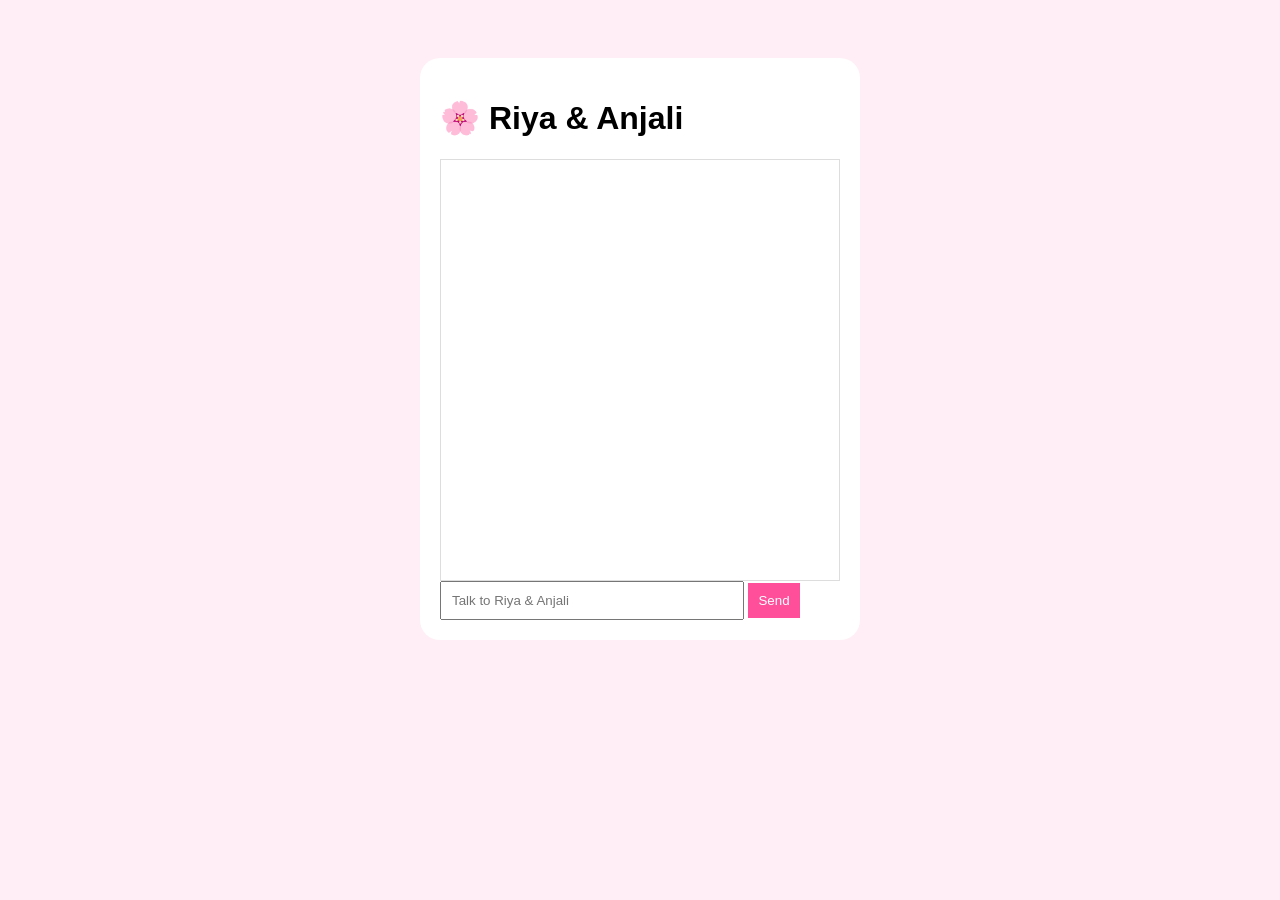
<file: Ai Assistant/index.html>
<!DOCTYPE html>
<html>
<head>
<title>Riya & Anjali AI</title>
<link rel="stylesheet" href="style.css">
</head>

<body>

<div class="app">

<h1>🌸 Riya & Anjali</h1>

<div id="chat"></div>

<input id="message"
placeholder="Talk to Riya & Anjali">

<button onclick="sendMessage()">
Send
</button>

</div>


<script src="script.js"></script>

</body>
</html>
</file>
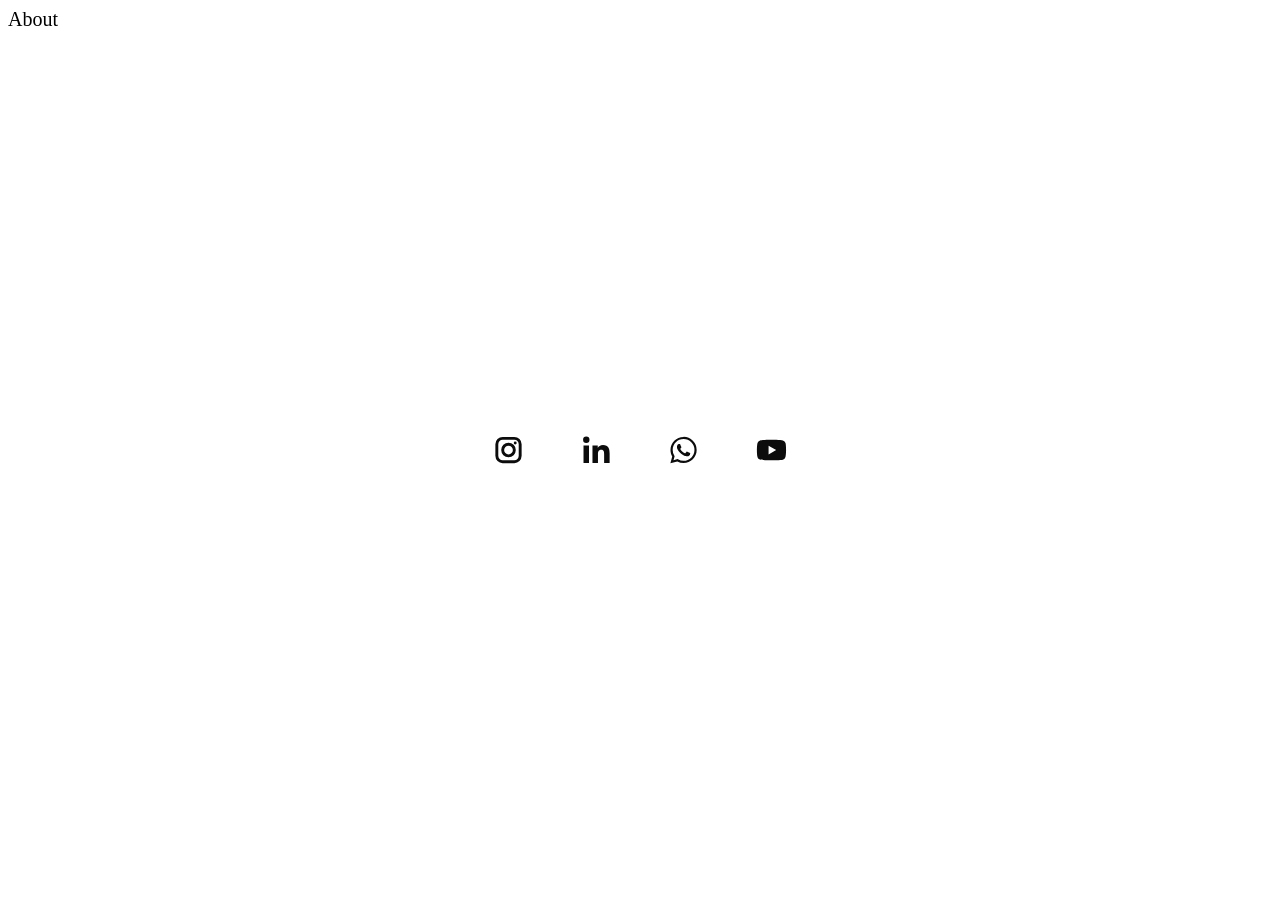
<file: profile site/index.html>
<!DOCTYPE html>
<html lang="en">
<head>
    <meta charset="UTF-8">
    <meta name="viewport" content="width=device-width, initial-scale=1.0">
    <title>Document</title>
    <link rel="stylesheet" href="style.css">
</head>
<body>
    <!-- From Uiverse.io by MrBishtji --> 
<div id="SocailIcons">
  <div class="icons instaIcon">
    <p class="iconName">Instagram</p>
    <div class="icon insta">
      <svg
        viewBox="0 0 24 24"
        fill="none"
        height=""
        width="35"
        xmlns="http://www.w3.org/2000/svg"
        aria-hidden="true"
        class="w-6 h-6 text-gray-800 dark:text-white"
      >
        <path
          clip-rule="evenodd"
          d="M3 8a5 5 0 0 1 5-5h8a5 5 0 0 1 5 5v8a5 5 0 0 1-5 5H8a5 5 0 0 1-5-5V8Zm5-3a3 3 0 0 0-3 3v8a3 3 0 0 0 3 3h8a3 3 0 0 0 3-3V8a3 3 0 0 0-3-3H8Zm7.597 2.214a1 1 0 0 1 1-1h.01a1 1 0 1 1 0 2h-.01a1 1 0 0 1-1-1ZM12 9a3 3 0 1 0 0 6 3 3 0 0 0 0-6Zm-5 3a5 5 0 1 1 10 0 5 5 0 0 1-10 0Z"
          fill-rule="evenodd"
          fill="currentColor"
        ></path>
      </svg>
    </div>
  </div>
  <div class="icons linkedin">
    <p class="iconName">Linkedin</p>
    <div class="icon link">
      <svg
        xmlns="http://www.w3.org/2000/svg"
        width="35"
        height=""
        viewBox="0 0 24 24"
        style="fill: rgba(0, 0, 0, 1);
        transform: ;
        msFilter:;"
      >
        <circle cx="4.983" cy="5.009" r="2.188" fill="currentColor"></circle>
        <path
          d="M9.237 8.855v12.139h3.769v-6.003c0-1.584.298-3.118 2.262-3.118 1.937 0 1.961 1.811 1.961 3.218v5.904H21v-6.657c0-3.27-.704-5.783-4.526-5.783-1.835 0-3.065 1.007-3.568 1.96h-.051v-1.66H9.237zm-6.142 0H6.87v12.139H3.095z"
          fill="currentColor"
        ></path>
      </svg>
    </div>
  </div>
  <div class="icons whatsapp">
    <p class="iconName">WhatsApp</p>
    <div class="icon whats">
      <svg
        xmlns="http://www.w3.org/2000/svg"
        width="35"
        height=""
        viewBox="0 0 24 24"
        style="fill: rgba(0, 0, 0, 1);transform: ;msFilter:;"
      >
        <path
          fill-rule="evenodd"
          clip-rule="evenodd"
          d="M18.403 5.633A8.919 8.919 0 0 0 12.053 3c-4.948 0-8.976 4.027-8.978 8.977 0 1.582.413 3.126 1.198 4.488L3 21.116l4.759-1.249a8.981 8.981 0 0 0 4.29 1.093h.004c4.947 0 8.975-4.027 8.977-8.977a8.926 8.926 0 0 0-2.627-6.35m-6.35 13.812h-.003a7.446 7.446 0 0 1-3.798-1.041l-.272-.162-2.824.741.753-2.753-.177-.282a7.448 7.448 0 0 1-1.141-3.971c.002-4.114 3.349-7.461 7.465-7.461a7.413 7.413 0 0 1 5.275 2.188 7.42 7.42 0 0 1 2.183 5.279c-.002 4.114-3.349 7.462-7.461 7.462m4.093-5.589c-.225-.113-1.327-.655-1.533-.73-.205-.075-.354-.112-.504.112s-.58.729-.711.879-.262.168-.486.056-.947-.349-1.804-1.113c-.667-.595-1.117-1.329-1.248-1.554s-.014-.346.099-.458c.101-.1.224-.262.336-.393.112-.131.149-.224.224-.374s.038-.281-.019-.393c-.056-.113-.505-1.217-.692-1.666-.181-.435-.366-.377-.504-.383a9.65 9.65 0 0 0-.429-.008.826.826 0 0 0-.599.28c-.206.225-.785.767-.785 1.871s.804 2.171.916 2.321c.112.15 1.582 2.415 3.832 3.387.536.231.954.369 1.279.473.537.171 1.026.146 1.413.089.431-.064 1.327-.542 1.514-1.066.187-.524.187-.973.131-1.067-.056-.094-.207-.151-.43-.263"
          fill="currentColor"
        ></path>
      </svg>
    </div>
  </div>
  <div class="icons youtube">
    <p class="iconName">YouTube</p>
    <div class="icon tube">
      <svg
        xmlns="http://www.w3.org/2000/svg"
        width="35"
        height=""
        viewBox="0 0 24 24"
        style="fill: rgba(0, 0, 0, 1);transform: ;msFilter:;"
      >
        <path
          d="M21.593 7.203a2.506 2.506 0 0 0-1.762-1.766C18.265 5.007 12 5 12 5s-6.264-.007-7.831.404a2.56 2.56 0 0 0-1.766 1.778c-.413 1.566-.417 4.814-.417 4.814s-.004 3.264.406 4.814c.23.857.905 1.534 1.763 1.765 1.582.43 7.83.437 7.83.437s6.265.007 7.831-.403a2.515 2.515 0 0 0 1.767-1.763c.414-1.565.417-4.812.417-4.812s.02-3.265-.407-4.831zM9.996 15.005l.005-6 5.207 3.005-5.212 2.995z"
          fill="currentColor"
        ></path>
      </svg>
    </div>
  </div>
</div>

<a href="/about/">About</a>
</body>
</html>
</file>
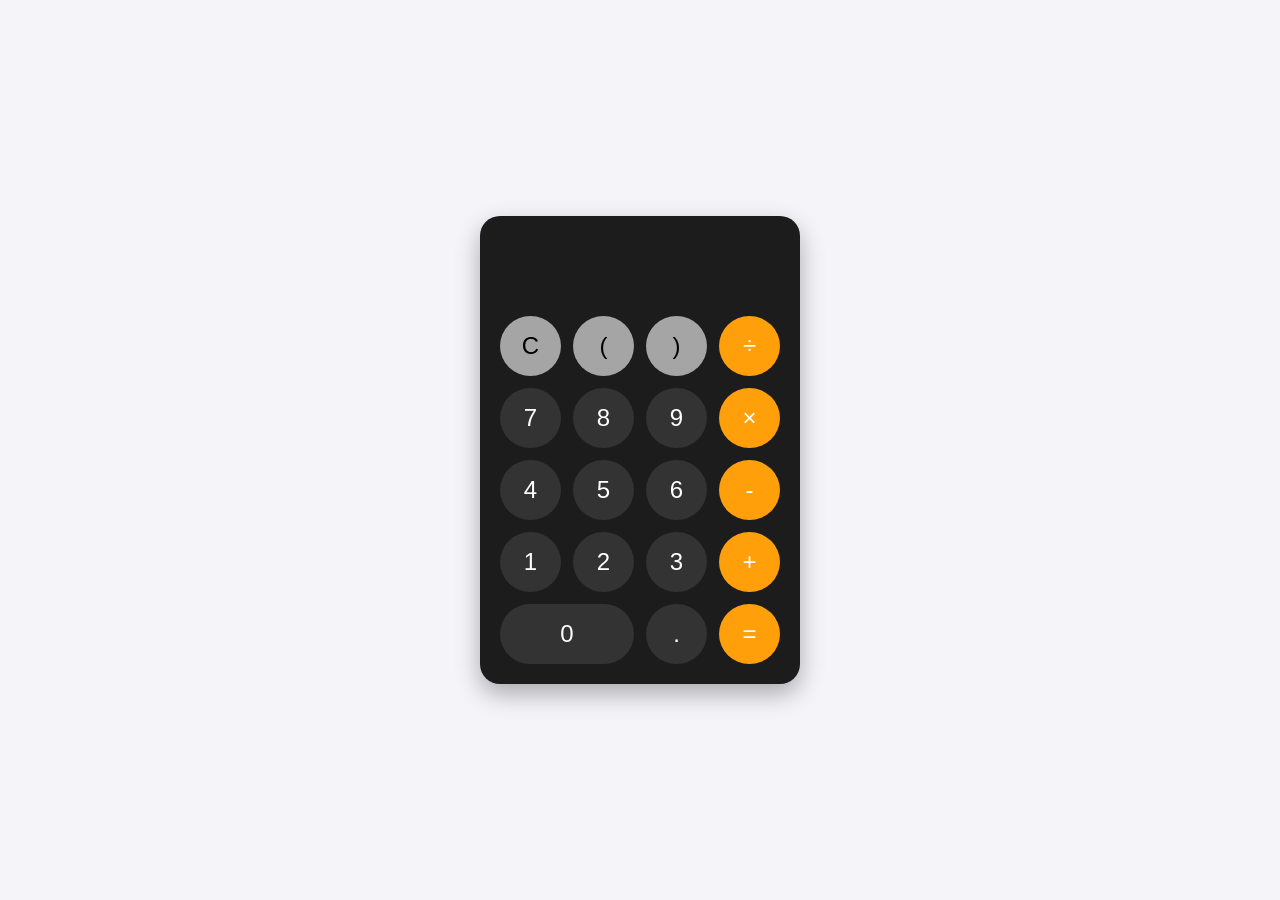
<file: calculator.html>
<!DOCTYPE html>
<html lang="en">
<head>
    <meta charset="UTF-8">
    <meta name="viewport" content="width=device-width, initial-scale=1.0">
    <title>Calculator</title>
    <style>
        * {
            box-sizing: border-box;
            margin: 0;
            padding: 0;
            font-family: 'Arial', sans-serif;
        }
        body {
            display: flex;
            justify-content: center;
            align-items: center;
            min-height: 100vh;
            background-color: #f4f4f9;
        }
        .calculator {
            width: 320px;
            background-color: #1c1c1c;
            padding: 20px;
            border-radius: 20px;
            box-shadow: 0px 10px 25px rgba(0,0,0,0.3);
        }
        .display {
            width: 100%;
            height: 60px;
            background-color: #1c1c1c;
            border: none;
            color: #ffffff;
            font-size: 2.5rem;
            text-align: right;
            padding: 0 10px;
            margin-bottom: 20px;
            outline: none;
        }
        .buttons {
            display: grid;
            grid-template-columns: repeat(4, 1fr);
            gap: 12px;
        }
        button {
            height: 60px;
            border-radius: 50%;
            border: none;
            font-size: 1.5rem;
            cursor: pointer;
            transition: opacity 0.2s;
        }
        button:hover {
            opacity: 0.8;
        }
        .btn-number {
            background-color: #333333;
            color: white;
        }
        .btn-operator {
            background-color: #ff9f0a;
            color: white;
        }
        .btn-clear {
            background-color: #a5a5a5;
            color: black;
        }
    </style>
</head>
<body>

    <div class="calculator">
        <!-- The form submits button clicks back to the Flask server -->
        <form method="POST">
            <input type="text" name="display" class="display" value=" " readonly>
            
            <div class="buttons">
                <button type="submit" name="action" value="C" class="btn-clear">C</button>
                <button type="submit" name="action" value="(" class="btn-clear">(</button>
                <button type="submit" name="action" value=")" class="btn-clear">)</button>
                <button type="submit" name="action" value="÷" class="btn-operator">÷</button>

                <button type="submit" name="action" value="7" class="btn-number">7</button>
                <button type="submit" name="action" value="8" class="btn-number">8</button>
                <button type="submit" name="action" value="9" class="btn-number">9</button>
                <button type="submit" name="action" value="×" class="btn-operator">×</button>

                <button type="submit" name="action" value="4" class="btn-number">4</button>
                <button type="submit" name="action" value="5" class="btn-number">5</button>
                <button type="submit" name="action" value="6" class="btn-number">6</button>
                <button type="submit" name="action" value="-" class="btn-operator">-</button>

                <button type="submit" name="action" value="1" class="btn-number">1</button>
                <button type="submit" name="action" value="2" class="btn-number">2</button>
                <button type="submit" name="action" value="3" class="btn-number">3</button>
                <button type="submit" name="action" value="+" class="btn-operator">+</button>

                <button type="submit" name="action" value="0" class="btn-number" style="grid-column: span 2; border-radius: 30px;">0</button>
                <button type="submit" name="action" value="." class="btn-number">.</button>
                <button type="submit" name="action" value="=" class="btn-operator">=</button>
            </div>
        </form>
    </div>

</body>
</html>
</file>
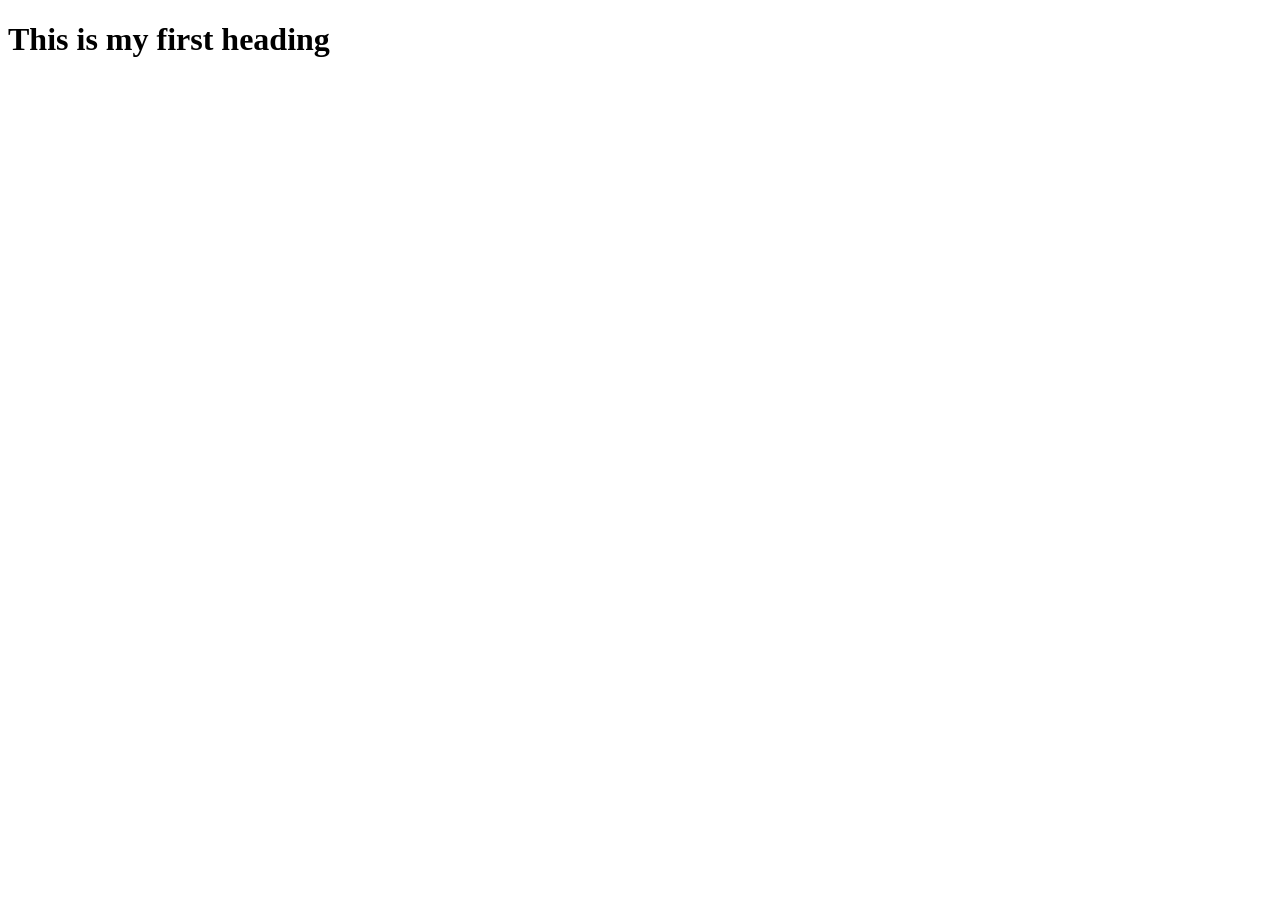
<file: Form_test.html>
<!DOCTYPE html>
<html lang="en">
<head>
    <meta charset="UTF-8">
    <meta name="viewport" content="width=device-width, initial-scale=1.0">
    <title>Document</title>
</head>
<body>
    <h1>This is my first heading</h1>
</body>
</html>
</file>
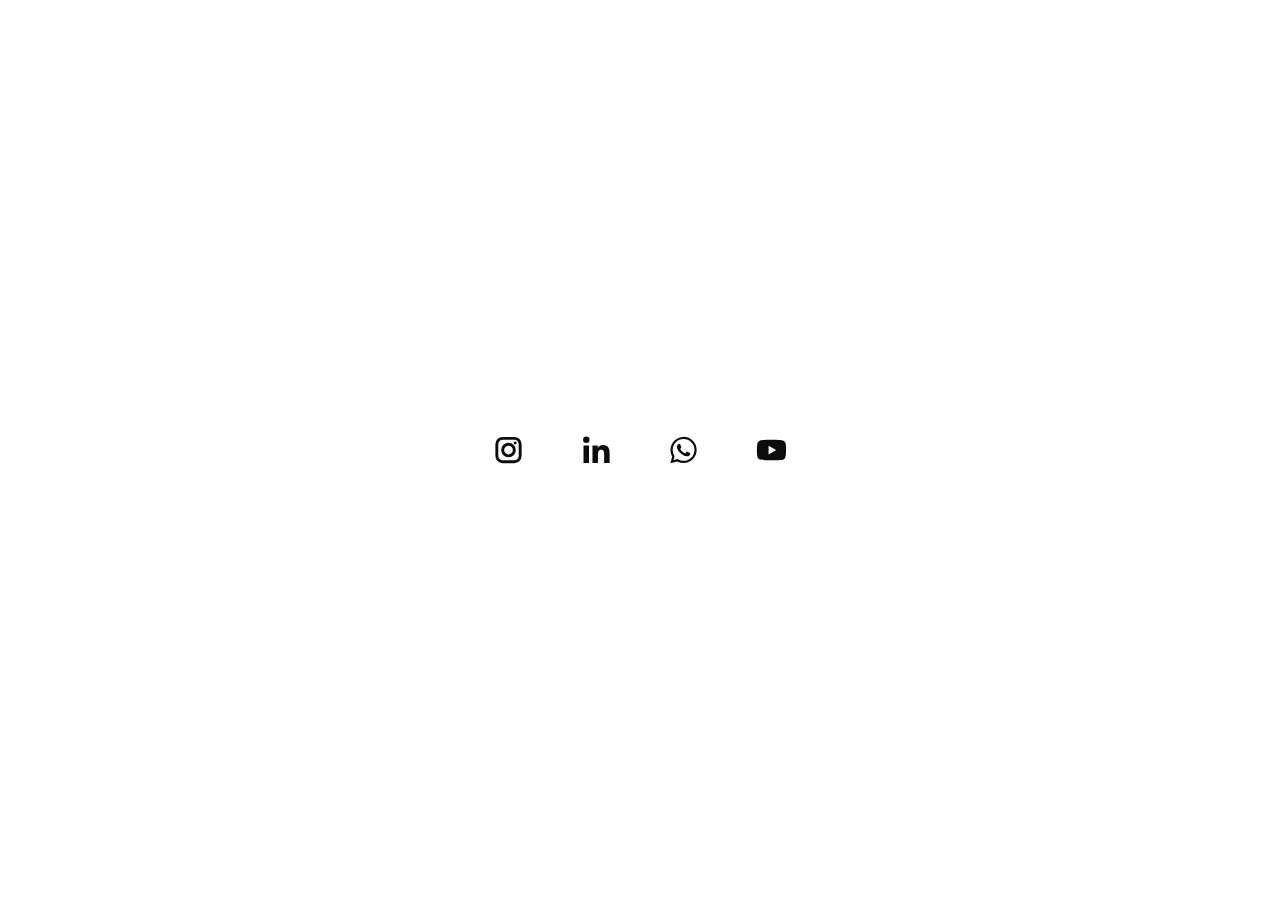
<file: profile site/about.html>
<!DOCTYPE html>
<html lang="en">
<head>
    <meta charset="UTF-8">
    <meta name="viewport" content="width=device-width, initial-scale=1.0">
    <title>Document</title>
    <link rel="stylesheet" href="style.css">
</head>
<body>
    <!-- From Uiverse.io by MrBishtji --> 
<div id="SocailIcons">
  <div class="icons instaIcon">
    <p class="iconName">Instagram</p>
    <div class="icon insta">
      <svg
        viewBox="0 0 24 24"
        fill="none"
        height=""
        width="35"
        xmlns="http://www.w3.org/2000/svg"
        aria-hidden="true"
        class="w-6 h-6 text-gray-800 dark:text-white"
      >
        <path
          clip-rule="evenodd"
          d="M3 8a5 5 0 0 1 5-5h8a5 5 0 0 1 5 5v8a5 5 0 0 1-5 5H8a5 5 0 0 1-5-5V8Zm5-3a3 3 0 0 0-3 3v8a3 3 0 0 0 3 3h8a3 3 0 0 0 3-3V8a3 3 0 0 0-3-3H8Zm7.597 2.214a1 1 0 0 1 1-1h.01a1 1 0 1 1 0 2h-.01a1 1 0 0 1-1-1ZM12 9a3 3 0 1 0 0 6 3 3 0 0 0 0-6Zm-5 3a5 5 0 1 1 10 0 5 5 0 0 1-10 0Z"
          fill-rule="evenodd"
          fill="currentColor"
        ></path>
      </svg>
    </div>
  </div>
  <div class="icons linkedin">
    <p class="iconName">Linkedin</p>
    <div class="icon link">
      <svg
        xmlns="http://www.w3.org/2000/svg"
        width="35"
        height=""
        viewBox="0 0 24 24"
        style="fill: rgba(0, 0, 0, 1);
        transform: ;
        msFilter:;"
      >
        <circle cx="4.983" cy="5.009" r="2.188" fill="currentColor"></circle>
        <path
          d="M9.237 8.855v12.139h3.769v-6.003c0-1.584.298-3.118 2.262-3.118 1.937 0 1.961 1.811 1.961 3.218v5.904H21v-6.657c0-3.27-.704-5.783-4.526-5.783-1.835 0-3.065 1.007-3.568 1.96h-.051v-1.66H9.237zm-6.142 0H6.87v12.139H3.095z"
          fill="currentColor"
        ></path>
      </svg>
    </div>
  </div>
  <div class="icons whatsapp">
    <p class="iconName">WhatsApp</p>
    <div class="icon whats">
      <svg
        xmlns="http://www.w3.org/2000/svg"
        width="35"
        height=""
        viewBox="0 0 24 24"
        style="fill: rgba(0, 0, 0, 1);transform: ;msFilter:;"
      >
        <path
          fill-rule="evenodd"
          clip-rule="evenodd"
          d="M18.403 5.633A8.919 8.919 0 0 0 12.053 3c-4.948 0-8.976 4.027-8.978 8.977 0 1.582.413 3.126 1.198 4.488L3 21.116l4.759-1.249a8.981 8.981 0 0 0 4.29 1.093h.004c4.947 0 8.975-4.027 8.977-8.977a8.926 8.926 0 0 0-2.627-6.35m-6.35 13.812h-.003a7.446 7.446 0 0 1-3.798-1.041l-.272-.162-2.824.741.753-2.753-.177-.282a7.448 7.448 0 0 1-1.141-3.971c.002-4.114 3.349-7.461 7.465-7.461a7.413 7.413 0 0 1 5.275 2.188 7.42 7.42 0 0 1 2.183 5.279c-.002 4.114-3.349 7.462-7.461 7.462m4.093-5.589c-.225-.113-1.327-.655-1.533-.73-.205-.075-.354-.112-.504.112s-.58.729-.711.879-.262.168-.486.056-.947-.349-1.804-1.113c-.667-.595-1.117-1.329-1.248-1.554s-.014-.346.099-.458c.101-.1.224-.262.336-.393.112-.131.149-.224.224-.374s.038-.281-.019-.393c-.056-.113-.505-1.217-.692-1.666-.181-.435-.366-.377-.504-.383a9.65 9.65 0 0 0-.429-.008.826.826 0 0 0-.599.28c-.206.225-.785.767-.785 1.871s.804 2.171.916 2.321c.112.15 1.582 2.415 3.832 3.387.536.231.954.369 1.279.473.537.171 1.026.146 1.413.089.431-.064 1.327-.542 1.514-1.066.187-.524.187-.973.131-1.067-.056-.094-.207-.151-.43-.263"
          fill="currentColor"
        ></path>
      </svg>
    </div>
  </div>
  <div class="icons youtube">
    <p class="iconName">YouTube</p>
    <div class="icon tube">
      <svg
        xmlns="http://www.w3.org/2000/svg"
        width="35"
        height=""
        viewBox="0 0 24 24"
        style="fill: rgba(0, 0, 0, 1);transform: ;msFilter:;"
      >
        <path
          d="M21.593 7.203a2.506 2.506 0 0 0-1.762-1.766C18.265 5.007 12 5 12 5s-6.264-.007-7.831.404a2.56 2.56 0 0 0-1.766 1.778c-.413 1.566-.417 4.814-.417 4.814s-.004 3.264.406 4.814c.23.857.905 1.534 1.763 1.765 1.582.43 7.83.437 7.83.437s6.265.007 7.831-.403a2.515 2.515 0 0 0 1.767-1.763c.414-1.565.417-4.812.417-4.812s.02-3.265-.407-4.831zM9.996 15.005l.005-6 5.207 3.005-5.212 2.995z"
          fill="currentColor"
        ></path>
      </svg>
    </div>
  </div>
</div>

</body>
</html>
</file>
<file: Ai Assistant/style.css>
body {

background:#ffeef5;
font-family:Arial;
display:flex;
justify-content:center;

}


.app {

width:400px;
margin-top:50px;
background:white;
padding:20px;
border-radius:20px;

}


#chat {

height:400px;
overflow:auto;
border:1px solid #ddd;
padding:10px;

}


input {

width:70%;
padding:10px;

}


button {

padding:10px;
background:#ff4f9a;
color:white;
border:none;

}
</file>
<file: profile site/style.css>
/* From Uiverse.io by MrBishtji */ 
#SocailIcons {
  min-width: 350px;
  position: absolute;
  top: 50%;
  left: 50%;
  transform: translate(-50%, -50%);
  display: flex;
  justify-content: space-around;
}
.icons {
  width: 50px;
  height: 50px;
  background: #fff;
  border-radius: 50%;
  cursor: pointer;
  outline: none;
  border: none;
  z-index: -1;
  text-align: center;
}
.iconName {
  position: absolute;
  top: -40px;
  font-size: 12px;
  color: #fff;
  transform: scale(0);
  border-radius: 3px;
  text-align: center;
  padding: 3px;
  transition: transform 0.3s ease;
}

.icons.instaIcon:hover .iconName {
  transform: scale(1);
  left: 15px;
  background: linear-gradient(30deg, #0000ff, #f56040);
}

.icons.linkedin:hover .iconName {
  transform: scale(1);
  left: 106px;
  background: #0274b3;
}
.icons.whatsapp:hover .iconName {
  transform: scale(1);
  right: 100px;
  background: #25d366;
}
.icons.youtube:hover .iconName {
  transform: scale(1);
  right: 15px;
  background: #ff0000;
}
.icon {
  z-index: 1;
  display: inline-block;
  width: 100%;
  height: 100%;
  text-align: center;
  border-radius: 50%;
  position: relative;
  overflow: hidden;
  border: none;
  outline: none;
  transition: color 0.3s ease;
  color: #0c0c0c;
}
.icon:hover {
  color: #fff;
}
.icon::before {
  content: "";
  position: absolute;
  bottom: 0;
  left: 0;
  width: 100%;
  height: 0;
  border-radius: 50%;
  transform: rotateX(360deg);
  transition: height 0.3s ease;
  z-index: -1;
}

.icon:hover::before {
  height: 100%;
  z-index: 1;
}
.icon:hover {
  box-shadow: 5px 5px 10px #181717ce;
}

.icon.tube::before {
  z-index: -1;
  background: red;
}

.icon.insta::before {
  z-index: -1;
  background: linear-gradient(40deg, #0000ff, #f56040);
}

.icon.link::before {
  z-index: -1;
  background: #0274b3;
}

.icon.whats::before {
  z-index: -1;
  background: #25d366;
}
a {
  text-decoration: none;
  color: black;
  font-size: 20px;
}
</file>
